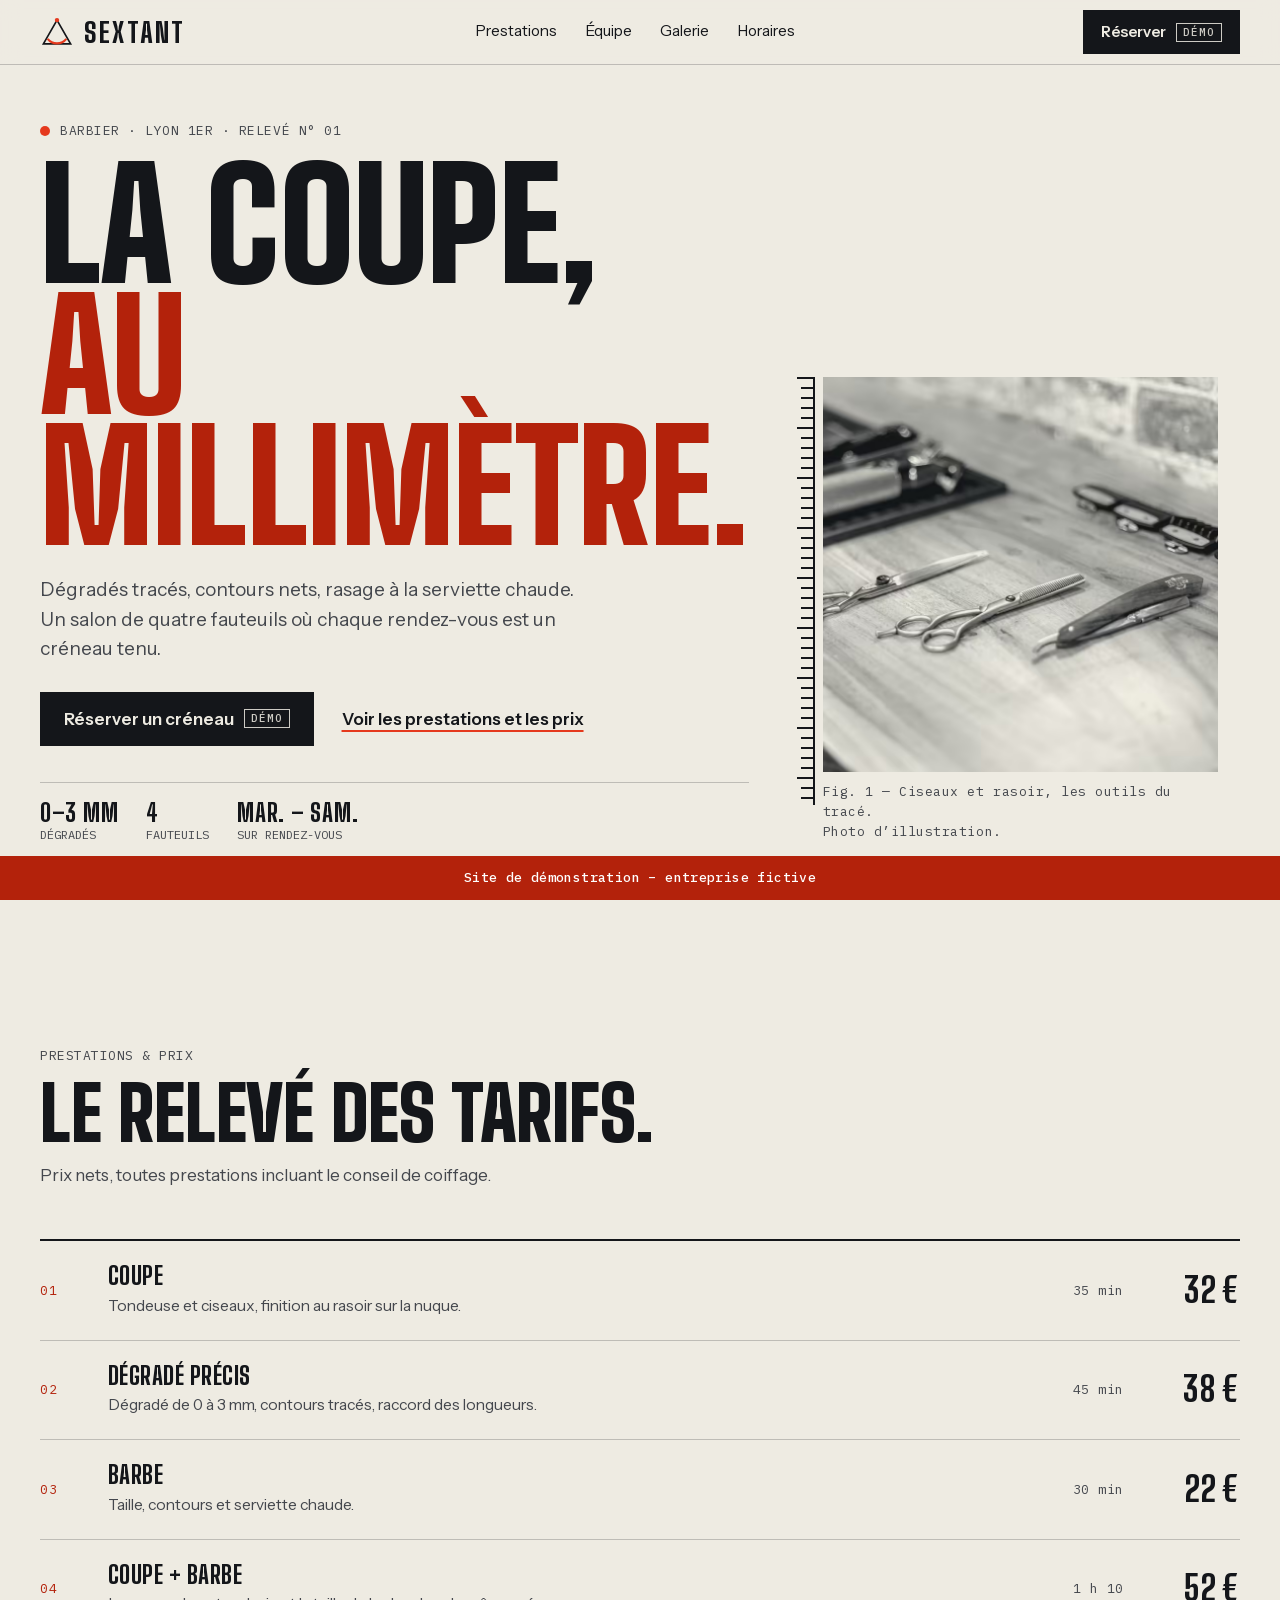
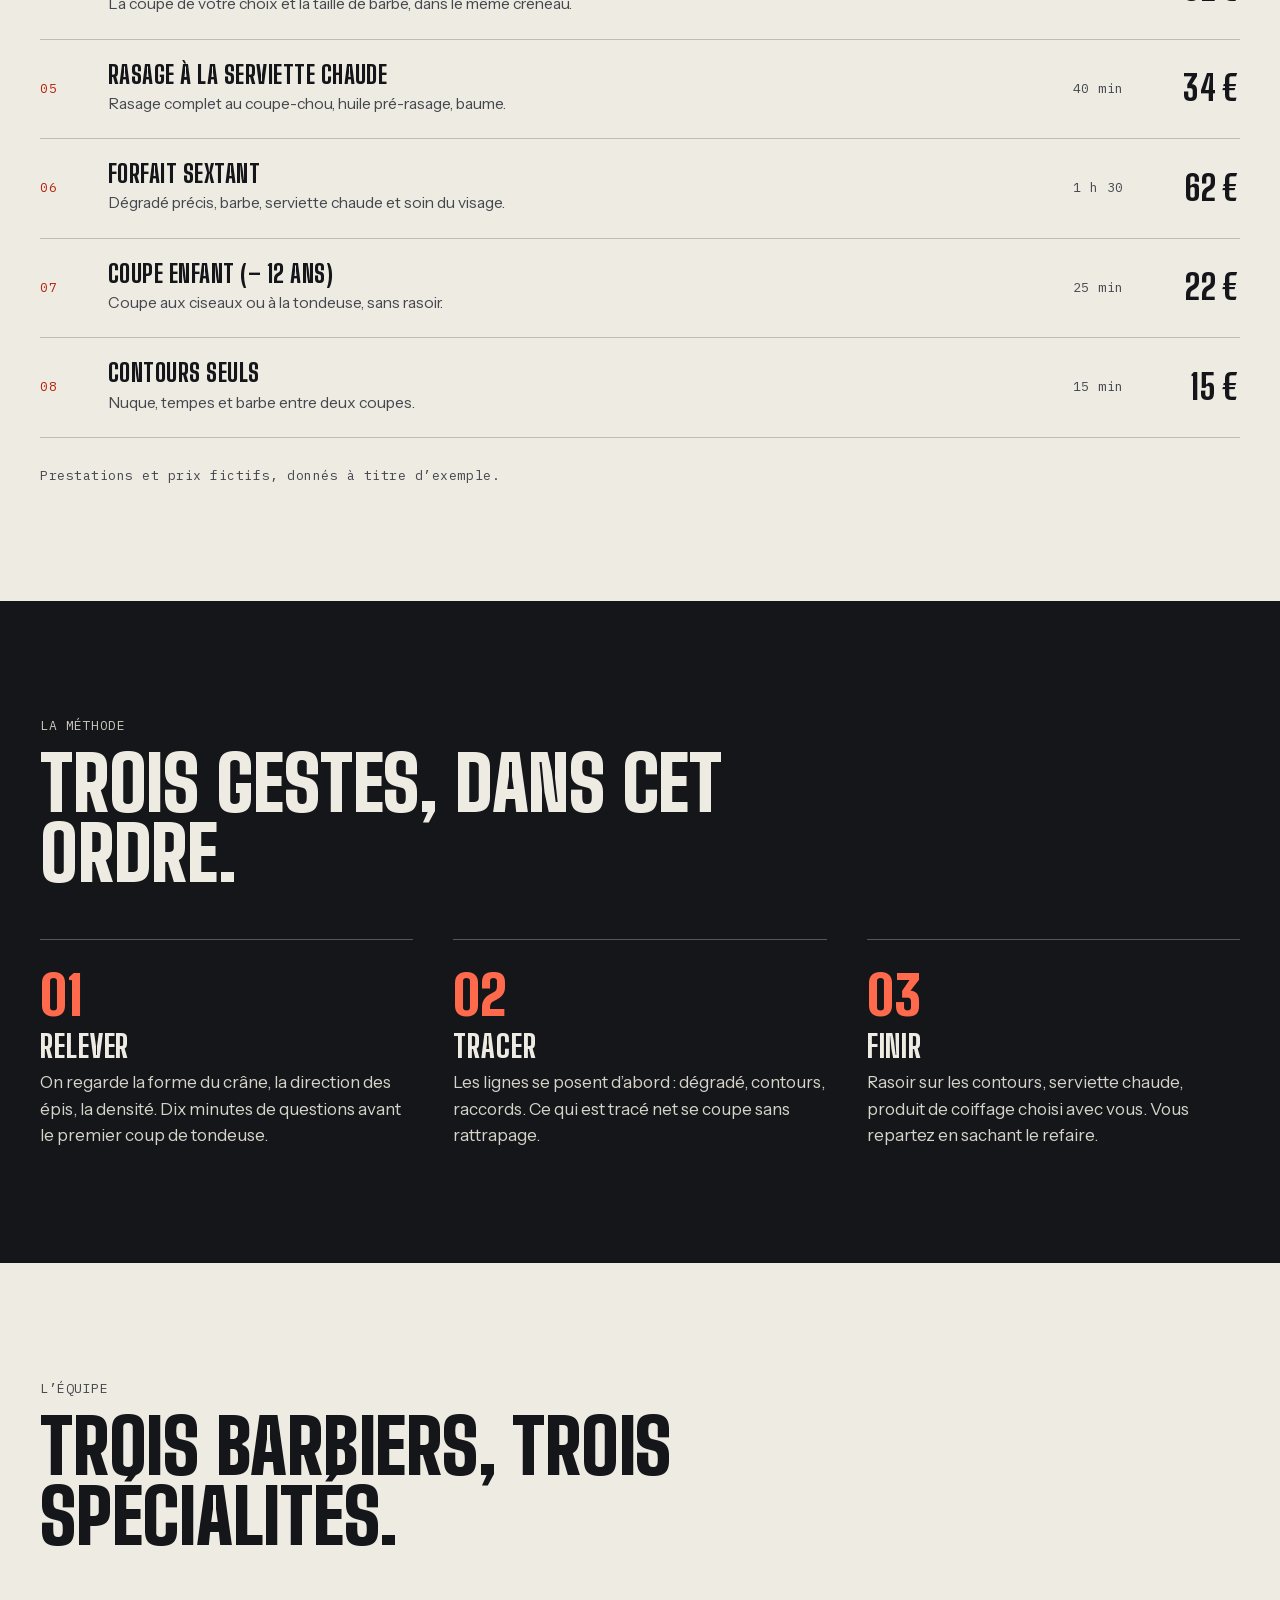
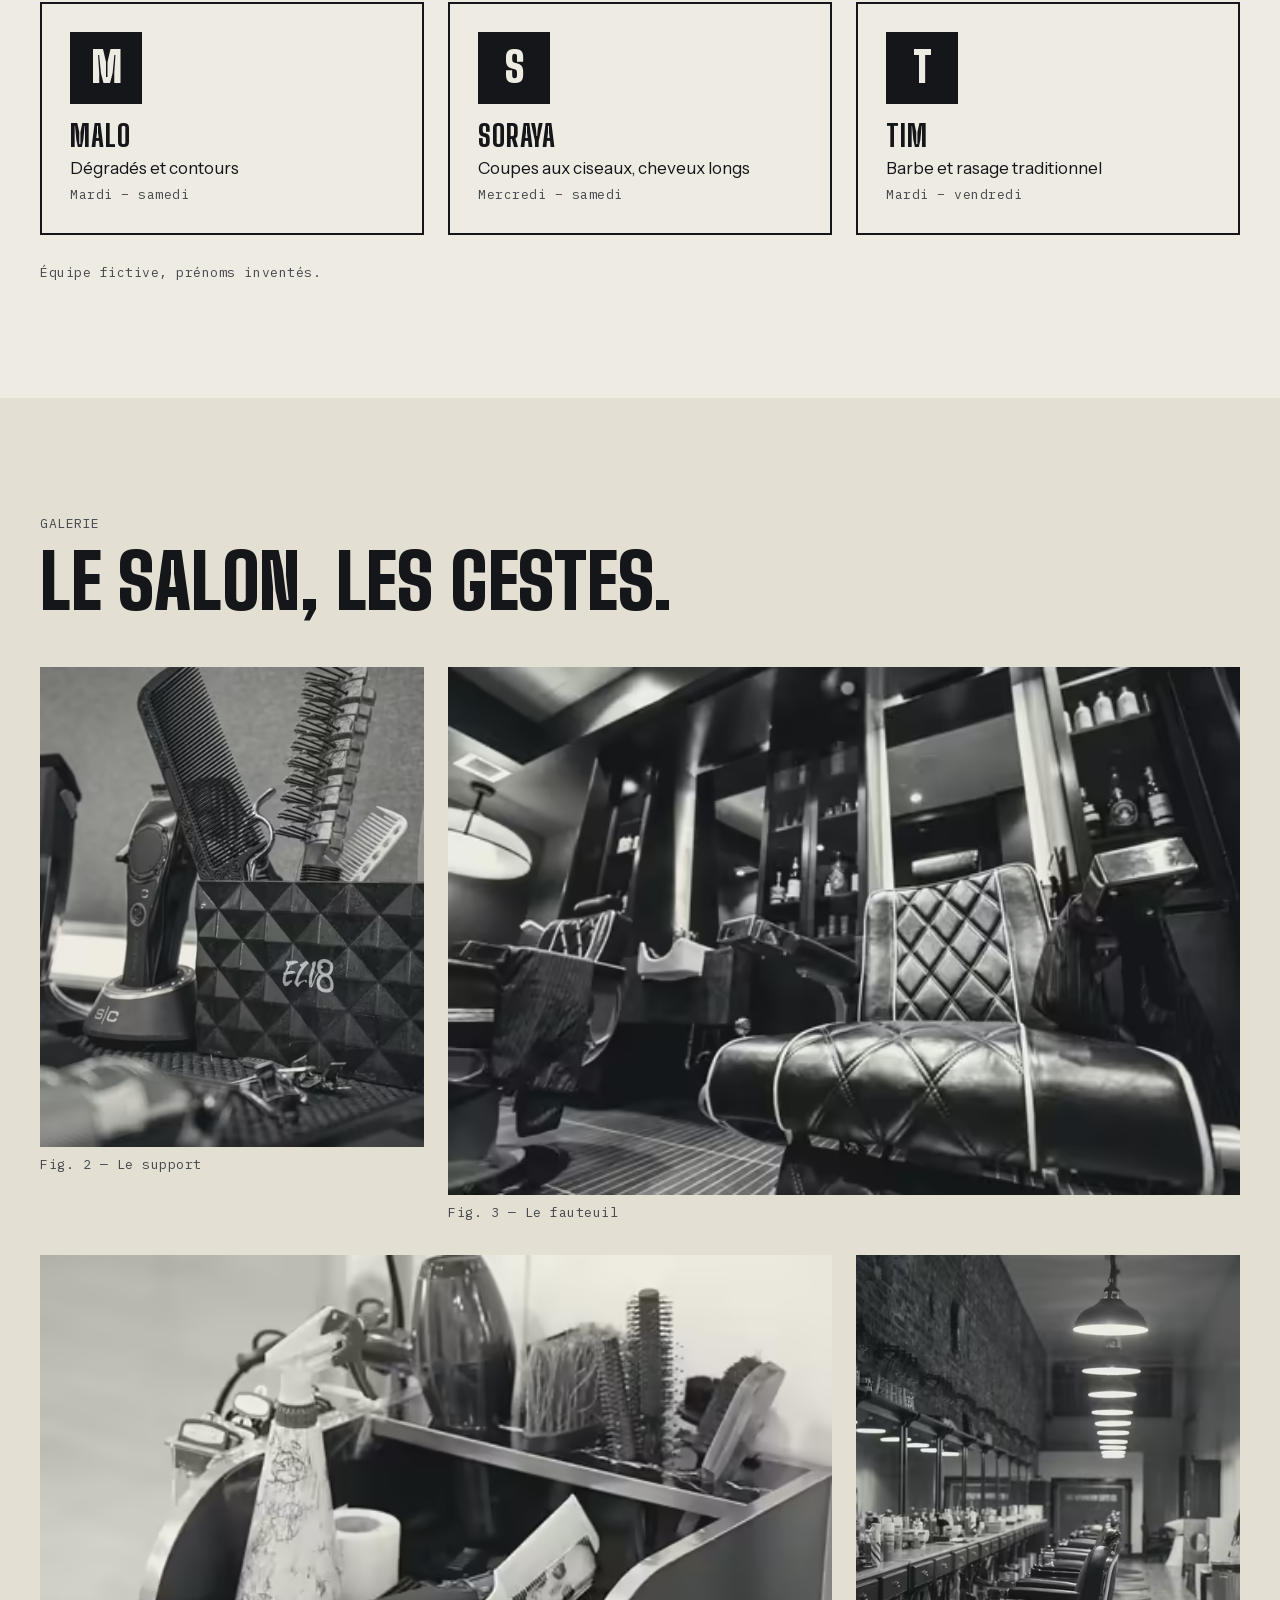
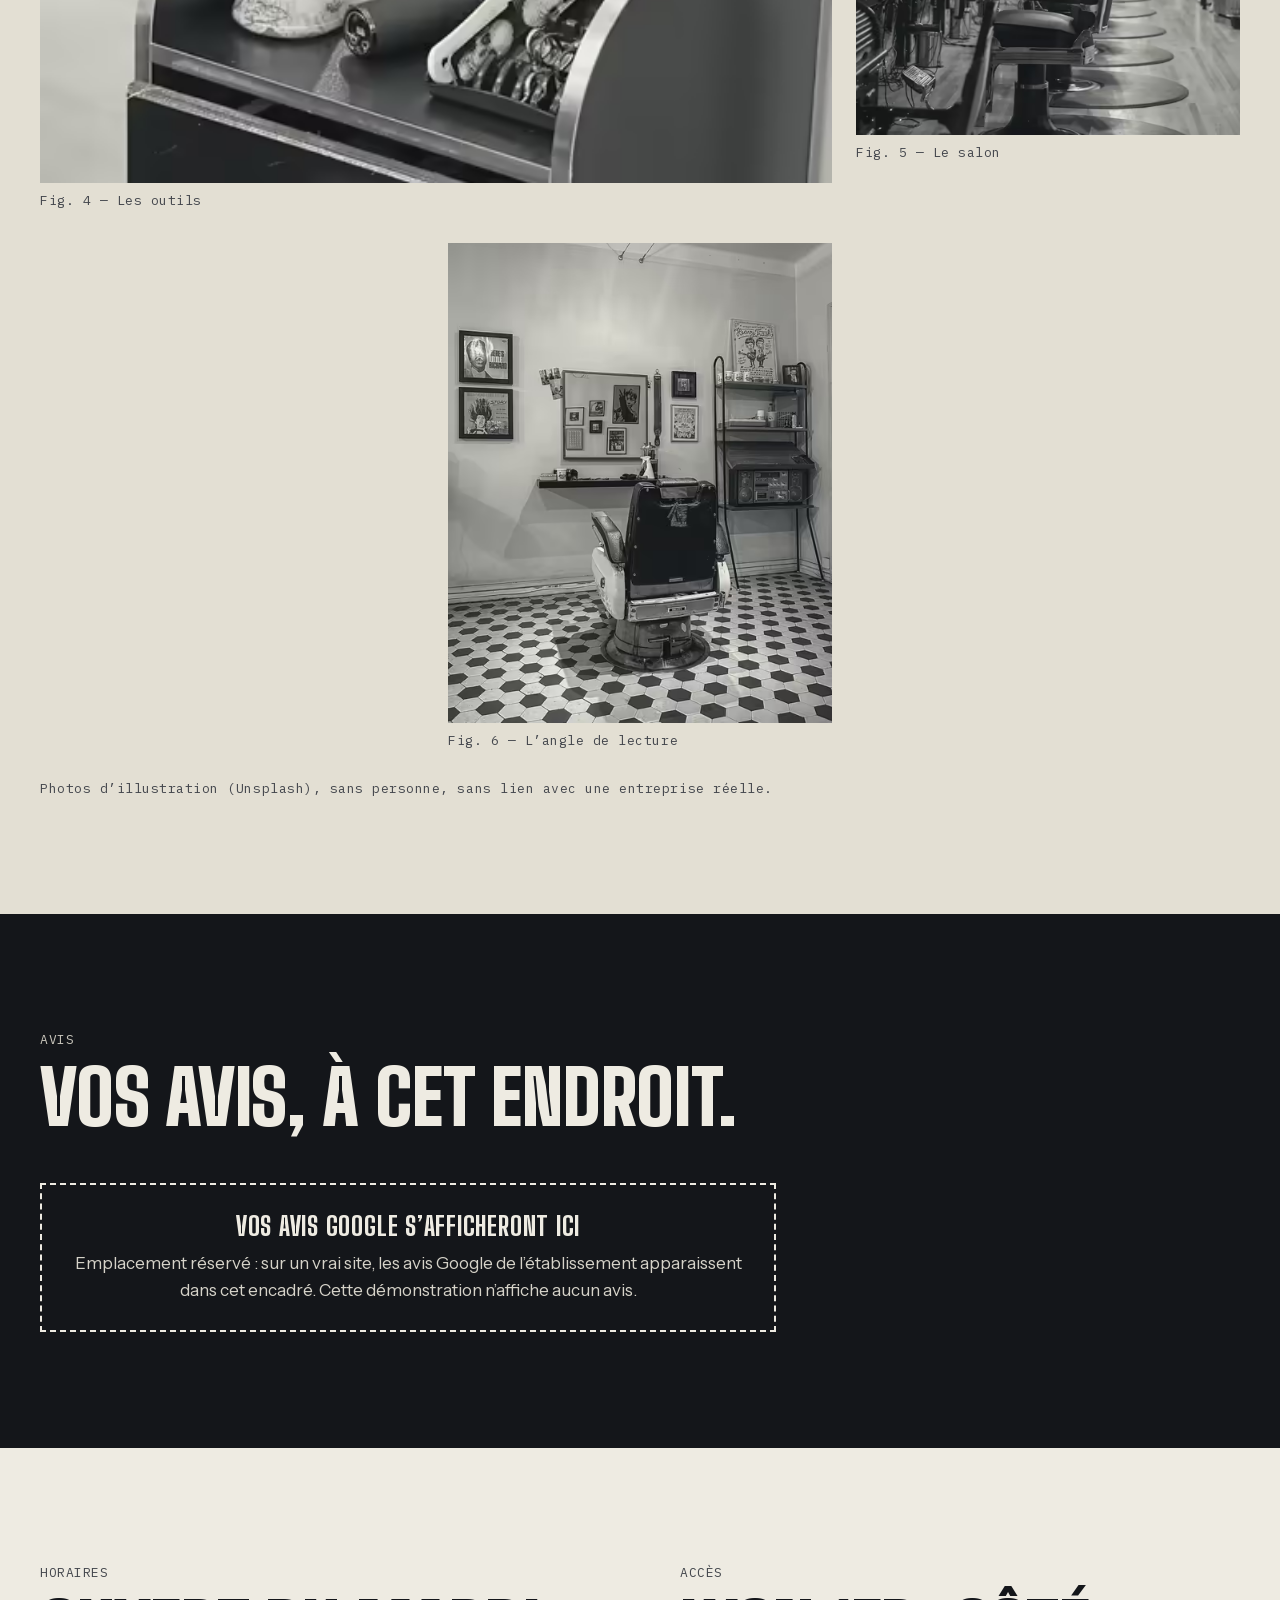
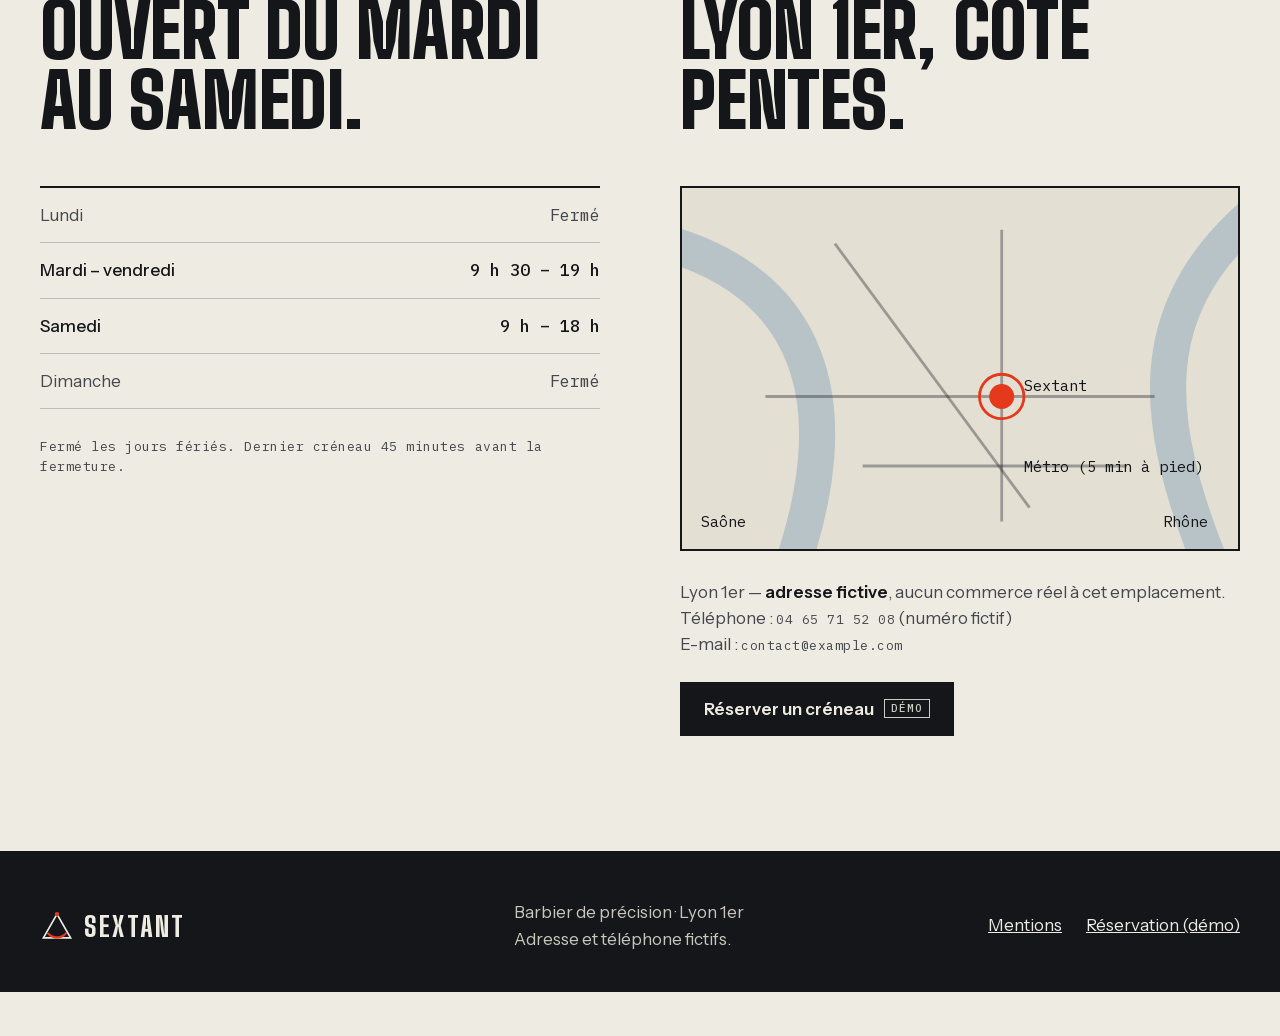
<file: index.html>
<!doctype html>
<html lang="fr">
<head>
<meta charset="utf-8">
<meta name="viewport" content="width=device-width, initial-scale=1">
<title>Sextant – Barbier de précision, Lyon 1er (site de démonstration)</title>
<meta name="description" content="Démonstration d’un site de barbier : prestations et prix, équipe, galerie, horaires, accès et réservation. Entreprise fictive.">
<meta name="robots" content="noindex, nofollow">
<meta name="color-scheme" content="light">
<meta name="theme-color" content="#EEEBE2">
<link rel="icon" href="/favicon.svg" type="image/svg+xml">
<link rel="preload" href="/fonts/BigShouldersDisplay-normal-700-900.woff2" as="font" type="font/woff2" crossorigin>
<link rel="preload" href="/fonts/InstrumentSans-normal-400-600.woff2" as="font" type="font/woff2" crossorigin>
<link rel="stylesheet" href="/style.css?v=4">
<script src="/main.js?v=4" defer></script>
</head>
<body>
<a class="skip" href="#contenu">Aller au contenu</a>
<header class="top" id="haut">
  <div class="wrap top__in">
    <a class="brand" href="/" aria-label="Sextant, accueil"><svg class="mark" viewBox="0 0 40 40" width="34" height="34" aria-hidden="true" focusable="false"><path d="M4 34 L20 6 L36 34 Z" fill="none" stroke="currentColor" stroke-width="2"/><path d="M9 28 A 14 14 0 0 0 31 28" fill="none" stroke="#E5391D" stroke-width="2.5"/><circle cx="20" cy="6" r="2.6" fill="#E5391D"/></svg><span>Sextant</span></a>
    <nav class="nav" aria-label="Navigation principale"><a href="/#prestations">Prestations</a><a href="/#equipe">Équipe</a><a href="/#galerie">Galerie</a><a href="/#horaires">Horaires</a></nav>
    <a class="btn btn--sm" href="/reservation">Réserver<span class="tag" aria-hidden="true">démo</span><span class="sr">(page de démonstration)</span></a>
  </div>
</header>
<main id="contenu">
<section class="hero" aria-labelledby="h1">
  <div class="wrap hero__grid">
    <div class="hero__txt">
      <p class="label"><span class="dot" aria-hidden="true"></span>Barbier · Lyon 1er · Relevé n° 01</p>
      <h1 id="h1">La coupe,<br><em>au millimètre.</em></h1>
      <p class="lede">Dégradés tracés, contours nets, rasage à la serviette chaude. Un salon de quatre fauteuils où chaque rendez-vous est un créneau tenu.</p>
      <div class="cta">
        <a class="btn" href="/reservation">Réserver un créneau<span class="tag" aria-hidden="true">démo</span><span class="sr">(page de démonstration)</span></a>
        <a class="link" href="#prestations">Voir les prestations et les prix</a>
      </div>
      <ul class="specs" aria-label="En bref">
        <li><b>0–3 mm</b><span>dégradés</span></li>
        <li><b>4</b><span>fauteuils</span></li>
        <li><b>mar. – sam.</b><span>sur rendez-vous</span></li>
      </ul>
    </div>
    <figure class="hero__fig">
      <div class="ruler" aria-hidden="true"></div>
      <picture><source type="image/avif" srcset="/images/hero-480.avif 480w, /images/hero-800.avif 800w, /images/hero-1000.avif 1000w" sizes="(min-width: 900px) 42vw, 92vw"><source type="image/webp" srcset="/images/hero-480.webp 480w, /images/hero-800.webp 800w, /images/hero-1000.webp 1000w" sizes="(min-width: 900px) 42vw, 92vw"><img src="/images/hero-1000.webp" width="1000" height="1000" alt="Deux paires de ciseaux et un rasoir à manche de bois posés sur une table" fetchpriority="high" decoding="async"></picture>
      <figcaption class="mono">Fig. 1 — Ciseaux et rasoir, les outils du tracé. <span>Photo d’illustration.</span></figcaption>
    </figure>
  </div>
</section>

<section class="sec" id="prestations" aria-labelledby="h-prest">
  <div class="wrap">
    <header class="sec__head reveal"><p class="label">Prestations &amp; prix</p><h2 id="h-prest">Le relevé des tarifs.</h2><p class="sec__sub">Prix nets, toutes prestations incluant le conseil de coiffage.</p></header>
    <ol class="rows">
      <li class="row reveal"><span class="row__n mono">01</span><div class="row__t"><h3>Coupe</h3><p>Tondeuse et ciseaux, finition au rasoir sur la nuque.</p></div><span class="row__time mono">35 min</span><span class="row__price">32 €</span></li>
      <li class="row reveal"><span class="row__n mono">02</span><div class="row__t"><h3>Dégradé précis</h3><p>Dégradé de 0 à 3 mm, contours tracés, raccord des longueurs.</p></div><span class="row__time mono">45 min</span><span class="row__price">38 €</span></li>
      <li class="row reveal"><span class="row__n mono">03</span><div class="row__t"><h3>Barbe</h3><p>Taille, contours et serviette chaude.</p></div><span class="row__time mono">30 min</span><span class="row__price">22 €</span></li>
      <li class="row reveal"><span class="row__n mono">04</span><div class="row__t"><h3>Coupe + barbe</h3><p>La coupe de votre choix et la taille de barbe, dans le même créneau.</p></div><span class="row__time mono">1 h 10</span><span class="row__price">52 €</span></li>
      <li class="row reveal"><span class="row__n mono">05</span><div class="row__t"><h3>Rasage à la serviette chaude</h3><p>Rasage complet au coupe-chou, huile pré-rasage, baume.</p></div><span class="row__time mono">40 min</span><span class="row__price">34 €</span></li>
      <li class="row reveal"><span class="row__n mono">06</span><div class="row__t"><h3>Forfait Sextant</h3><p>Dégradé précis, barbe, serviette chaude et soin du visage.</p></div><span class="row__time mono">1 h 30</span><span class="row__price">62 €</span></li>
      <li class="row reveal"><span class="row__n mono">07</span><div class="row__t"><h3>Coupe enfant (– 12 ans)</h3><p>Coupe aux ciseaux ou à la tondeuse, sans rasoir.</p></div><span class="row__time mono">25 min</span><span class="row__price">22 €</span></li>
      <li class="row reveal"><span class="row__n mono">08</span><div class="row__t"><h3>Contours seuls</h3><p>Nuque, tempes et barbe entre deux coupes.</p></div><span class="row__time mono">15 min</span><span class="row__price">15 €</span></li>
    </ol>
    <p class="note mono">Prestations et prix fictifs, donnés à titre d’exemple.</p>
  </div>
</section>

<section class="sec sec--ink" aria-labelledby="h-meth">
  <div class="wrap">
    <header class="sec__head reveal"><p class="label">La méthode</p><h2 id="h-meth">Trois gestes, dans cet ordre.</h2></header>
    <ol class="steps">
      <li class="step reveal"><span class="step__n">01</span><h3>Relever</h3><p>On regarde la forme du crâne, la direction des épis, la densité. Dix minutes de questions avant le premier coup de tondeuse.</p></li>
      <li class="step reveal"><span class="step__n">02</span><h3>Tracer</h3><p>Les lignes se posent d’abord : dégradé, contours, raccords. Ce qui est tracé net se coupe sans rattrapage.</p></li>
      <li class="step reveal"><span class="step__n">03</span><h3>Finir</h3><p>Rasoir sur les contours, serviette chaude, produit de coiffage choisi avec vous. Vous repartez en sachant le refaire.</p></li>
    </ol>
  </div>
</section>

<section class="sec" id="equipe" aria-labelledby="h-eq">
  <div class="wrap">
    <header class="sec__head reveal"><p class="label">L’équipe</p><h2 id="h-eq">Trois barbiers, trois spécialités.</h2></header>
    <ul class="team">
      <li class="card reveal"><span class="card__m" aria-hidden="true">M</span><h3>Malo</h3><p>Dégradés et contours</p><p class="mono">Mardi – samedi</p></li>
      <li class="card reveal"><span class="card__m" aria-hidden="true">S</span><h3>Soraya</h3><p>Coupes aux ciseaux, cheveux longs</p><p class="mono">Mercredi – samedi</p></li>
      <li class="card reveal"><span class="card__m" aria-hidden="true">T</span><h3>Tim</h3><p>Barbe et rasage traditionnel</p><p class="mono">Mardi – vendredi</p></li>
    </ul>
    <p class="note mono">Équipe fictive, prénoms inventés.</p>
  </div>
</section>

<section class="sec sec--paper2" id="galerie" aria-labelledby="h-gal">
  <div class="wrap">
    <header class="sec__head reveal"><p class="label">Galerie</p><h2 id="h-gal">Le salon, les gestes.</h2></header>
    <ul class="gal">
      <li class="gal__i gal__i--1 reveal"><figure><picture><source type="image/avif" srcset="/images/tondeuse-480.avif 480w, /images/tondeuse-800.avif 800w" sizes="(min-width: 900px) 30vw, 92vw"><source type="image/webp" srcset="/images/tondeuse-480.webp 480w, /images/tondeuse-800.webp 800w" sizes="(min-width: 900px) 30vw, 92vw"><img src="/images/tondeuse-800.webp" width="800" height="1000" alt="Tondeuse, peignes et ciseaux rangés dans un support noir" loading="lazy" decoding="async"></picture><figcaption class="mono">Fig. 2 — Le support</figcaption></figure></li>
      <li class="gal__i gal__i--2 reveal"><figure><picture><source type="image/avif" srcset="/images/fauteuil-480.avif 480w, /images/fauteuil-800.avif 800w, /images/fauteuil-1200.avif 1200w" sizes="(min-width: 900px) 30vw, 92vw"><source type="image/webp" srcset="/images/fauteuil-480.webp 480w, /images/fauteuil-800.webp 800w, /images/fauteuil-1200.webp 1200w" sizes="(min-width: 900px) 30vw, 92vw"><img src="/images/fauteuil-1200.webp" width="1200" height="800" alt="Fauteuil de barbier en cuir devant un meuble à miroir" loading="lazy" decoding="async"></picture><figcaption class="mono">Fig. 3 — Le fauteuil</figcaption></figure></li>
      <li class="gal__i gal__i--3 reveal"><figure><picture><source type="image/avif" srcset="/images/outils-480.avif 480w, /images/outils-800.avif 800w, /images/outils-1200.avif 1200w" sizes="(min-width: 900px) 30vw, 92vw"><source type="image/webp" srcset="/images/outils-480.webp 480w, /images/outils-800.webp 800w, /images/outils-1200.webp 1200w" sizes="(min-width: 900px) 30vw, 92vw"><img src="/images/outils-1200.webp" width="1200" height="800" alt="Brosses, peigne, ciseaux et vaporisateur sur un chariot noir et or" loading="lazy" decoding="async"></picture><figcaption class="mono">Fig. 4 — Les outils</figcaption></figure></li>
      <li class="gal__i gal__i--4 reveal"><figure><picture><source type="image/avif" srcset="/images/salon-480.avif 480w, /images/salon-800.avif 800w" sizes="(min-width: 900px) 30vw, 92vw"><source type="image/webp" srcset="/images/salon-480.webp 480w, /images/salon-800.webp 800w" sizes="(min-width: 900px) 30vw, 92vw"><img src="/images/salon-800.webp" width="800" height="1000" alt="Rangée de fauteuils de barbier sous des suspensions" loading="lazy" decoding="async"></picture><figcaption class="mono">Fig. 5 — Le salon</figcaption></figure></li>
      <li class="gal__i gal__i--5 reveal"><figure><picture><source type="image/avif" srcset="/images/chaise-480.avif 480w, /images/chaise-800.avif 800w" sizes="(min-width: 900px) 30vw, 92vw"><source type="image/webp" srcset="/images/chaise-480.webp 480w, /images/chaise-800.webp 800w" sizes="(min-width: 900px) 30vw, 92vw"><img src="/images/chaise-800.webp" width="800" height="1000" alt="Fauteuil de barbier devant un mur de cadres et des carreaux rouges et blancs" loading="lazy" decoding="async"></picture><figcaption class="mono">Fig. 6 — L’angle de lecture</figcaption></figure></li>
    </ul>
    <p class="note mono">Photos d’illustration (Unsplash), sans personne, sans lien avec une entreprise réelle.</p>
  </div>
</section>

<section class="sec sec--ink" id="avis" aria-labelledby="h-avis">
  <div class="wrap">
    <header class="sec__head reveal"><p class="label">Avis</p><h2 id="h-avis">Vos avis, à cet endroit.</h2></header>
    <div class="gblock reveal"><b>Vos avis Google s’afficheront ici</b><span>Emplacement réservé : sur un vrai site, les avis Google de l’établissement apparaissent dans cet encadré. Cette démonstration n’affiche aucun avis.</span></div>
  </div>
</section>

<section class="sec" id="horaires" aria-labelledby="h-hor">
  <div class="wrap two">
    <div class="reveal">
      <header class="sec__head"><p class="label">Horaires</p><h2 id="h-hor">Ouvert du mardi au samedi.</h2></header>
      <table class="hours"><caption class="sr">Horaires d’ouverture</caption><tbody>
        <tr class="off"><th scope="row">Lundi</th><td>Fermé</td></tr>
        <tr><th scope="row">Mardi – vendredi</th><td>9 h 30 – 19 h</td></tr>
        <tr><th scope="row">Samedi</th><td>9 h – 18 h</td></tr>
        <tr class="off"><th scope="row">Dimanche</th><td>Fermé</td></tr>
      </tbody></table>
      <p class="note mono">Fermé les jours fériés. Dernier créneau 45 minutes avant la fermeture.</p>
    </div>
    <div class="reveal" id="acces">
      <header class="sec__head"><p class="label">Accès</p><h2>Lyon 1er, côté pentes.</h2></header>
      <svg class="plan" viewBox="0 0 400 260" role="img" aria-label="Plan schématique : le salon se situe entre la Saône à gauche et le Rhône à droite, près d’une station de métro">
        <rect width="400" height="260" fill="#E3DFD3"/>
        <path d="M-10 40 C 90 70, 120 150, 80 270" fill="none" stroke="#B7C3C6" stroke-width="26"/>
        <path d="M410 20 C 330 90, 340 170, 380 270" fill="none" stroke="#B7C3C6" stroke-width="26"/>
        <g stroke="#14161A" stroke-opacity=".35" stroke-width="2" fill="none"><path d="M60 150 H340"/><path d="M110 40 L250 230"/><path d="M230 30 V240"/><path d="M130 200 H320"/></g>
        <circle cx="230" cy="150" r="9" fill="#E5391D"/><circle cx="230" cy="150" r="16" fill="none" stroke="#E5391D" stroke-width="2"/>
        <g fill="#14161A" font-family="IBM Plex Mono, monospace" font-size="11"><text x="14" y="244">Saône</text><text x="346" y="244">Rhône</text><text x="246" y="146">Sextant</text><text x="246" y="204">Métro (5 min à pied)</text></g>
      </svg>
      <p class="addr">Lyon 1er — <b>adresse fictive</b>, aucun commerce réel à cet emplacement.<br>Téléphone : <span class="mono">04 65 71 52 08</span> (numéro fictif)<br>E-mail : <span class="mono">contact@example.com</span></p>
      <a class="btn" href="/reservation">Réserver un créneau<span class="tag" aria-hidden="true">démo</span><span class="sr">(page de démonstration)</span></a>
    </div>
  </div>
</section>
</main>
<footer class="foot">
  <div class="wrap foot__in">
    <p class="foot__brand"><svg class="mark" viewBox="0 0 40 40" width="34" height="34" aria-hidden="true" focusable="false"><path d="M4 34 L20 6 L36 34 Z" fill="none" stroke="currentColor" stroke-width="2"/><path d="M9 28 A 14 14 0 0 0 31 28" fill="none" stroke="#E5391D" stroke-width="2.5"/><circle cx="20" cy="6" r="2.6" fill="#E5391D"/></svg><span>Sextant</span></p>
    <p class="foot__txt">Barbier de précision · Lyon 1er<br>Adresse et téléphone fictifs.</p>
    <nav aria-label="Informations"><a href="/mentions">Mentions</a><a href="/reservation">Réservation (démo)</a></nav>
  </div>
</footer>
<p class="demo-banner" role="note">Site de démonstration – entreprise fictive</p>
</body>
</html>
</file>
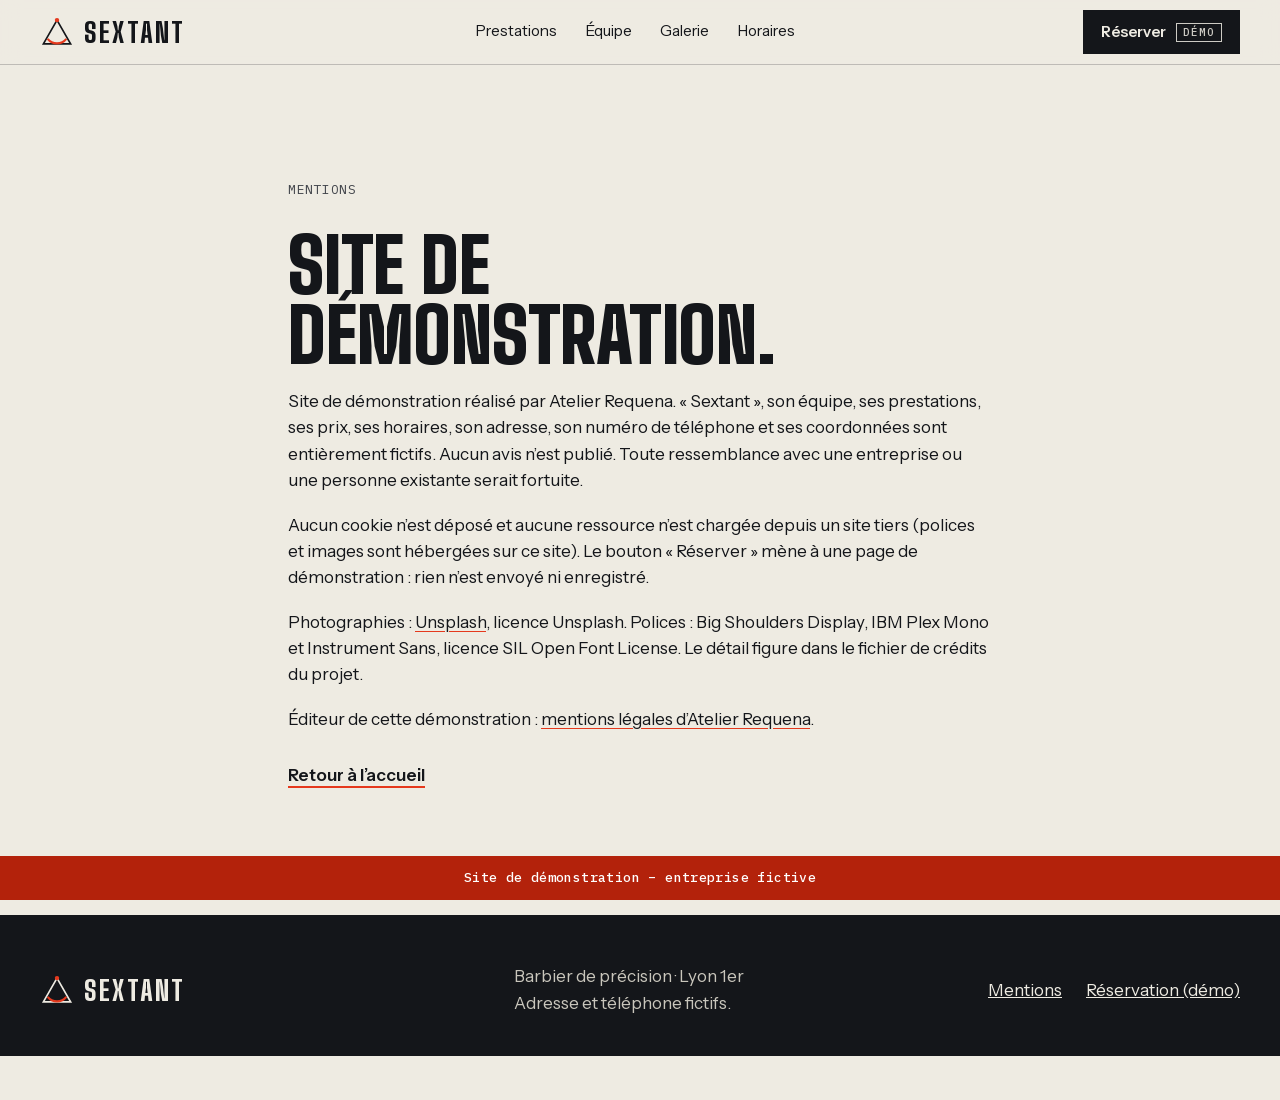
<file: mentions.html>
<!doctype html>
<html lang="fr">
<head>
<meta charset="utf-8">
<meta name="viewport" content="width=device-width, initial-scale=1">
<title>Mentions – Site de démonstration | Sextant</title>
<meta name="description" content="Mentions du site de démonstration Sextant, réalisé par Atelier Requena.">
<meta name="robots" content="noindex, nofollow">
<meta name="color-scheme" content="light">
<meta name="theme-color" content="#EEEBE2">
<link rel="icon" href="/favicon.svg" type="image/svg+xml">
<link rel="preload" href="/fonts/BigShouldersDisplay-normal-700-900.woff2" as="font" type="font/woff2" crossorigin>
<link rel="preload" href="/fonts/InstrumentSans-normal-400-600.woff2" as="font" type="font/woff2" crossorigin>
<link rel="stylesheet" href="/style.css?v=4">
<script src="/main.js?v=4" defer></script>
</head>
<body>
<a class="skip" href="#contenu">Aller au contenu</a>
<header class="top" id="haut">
  <div class="wrap top__in">
    <a class="brand" href="/" aria-label="Sextant, accueil"><svg class="mark" viewBox="0 0 40 40" width="34" height="34" aria-hidden="true" focusable="false"><path d="M4 34 L20 6 L36 34 Z" fill="none" stroke="currentColor" stroke-width="2"/><path d="M9 28 A 14 14 0 0 0 31 28" fill="none" stroke="#E5391D" stroke-width="2.5"/><circle cx="20" cy="6" r="2.6" fill="#E5391D"/></svg><span>Sextant</span></a>
    <nav class="nav" aria-label="Navigation principale"><a href="/#prestations">Prestations</a><a href="/#equipe">Équipe</a><a href="/#galerie">Galerie</a><a href="/#horaires">Horaires</a></nav>
    <a class="btn btn--sm" href="/reservation">Réserver<span class="tag" aria-hidden="true">démo</span><span class="sr">(page de démonstration)</span></a>
  </div>
</header>
<main id="contenu">
<section class="sec"><div class="wrap prose">
  <p class="label">Mentions</p>
  <h1 class="h1s">Site de démonstration.</h1>
  <p>Site de démonstration réalisé par Atelier Requena. « Sextant », son équipe, ses prestations, ses prix, ses horaires, son adresse, son numéro de téléphone et ses coordonnées sont entièrement fictifs. Aucun avis n’est publié. Toute ressemblance avec une entreprise ou une personne existante serait fortuite.</p>
  <p>Aucun cookie n’est déposé et aucune ressource n’est chargée depuis un site tiers (polices et images sont hébergées sur ce site). Le bouton « Réserver » mène à une page de démonstration : rien n’est envoyé ni enregistré.</p>
  <p>Photographies : <a href="https://unsplash.com" rel="noopener">Unsplash</a>, licence Unsplash. Polices : Big Shoulders Display, IBM Plex Mono et Instrument Sans, licence SIL Open Font License. Le détail figure dans le fichier de crédits du projet.</p>
  <p>Éditeur de cette démonstration : <a href="https://www.atelier-requena.fr/mentions-legales" rel="noopener">mentions légales d’Atelier Requena</a>.</p>
  <p><a class="link" href="/">Retour à l’accueil</a></p>
</div></section>
</main>
<footer class="foot">
  <div class="wrap foot__in">
    <p class="foot__brand"><svg class="mark" viewBox="0 0 40 40" width="34" height="34" aria-hidden="true" focusable="false"><path d="M4 34 L20 6 L36 34 Z" fill="none" stroke="currentColor" stroke-width="2"/><path d="M9 28 A 14 14 0 0 0 31 28" fill="none" stroke="#E5391D" stroke-width="2.5"/><circle cx="20" cy="6" r="2.6" fill="#E5391D"/></svg><span>Sextant</span></p>
    <p class="foot__txt">Barbier de précision · Lyon 1er<br>Adresse et téléphone fictifs.</p>
    <nav aria-label="Informations"><a href="/mentions">Mentions</a><a href="/reservation">Réservation (démo)</a></nav>
  </div>
</footer>
<p class="demo-banner" role="note">Site de démonstration – entreprise fictive</p>
</body>
</html>
</file>
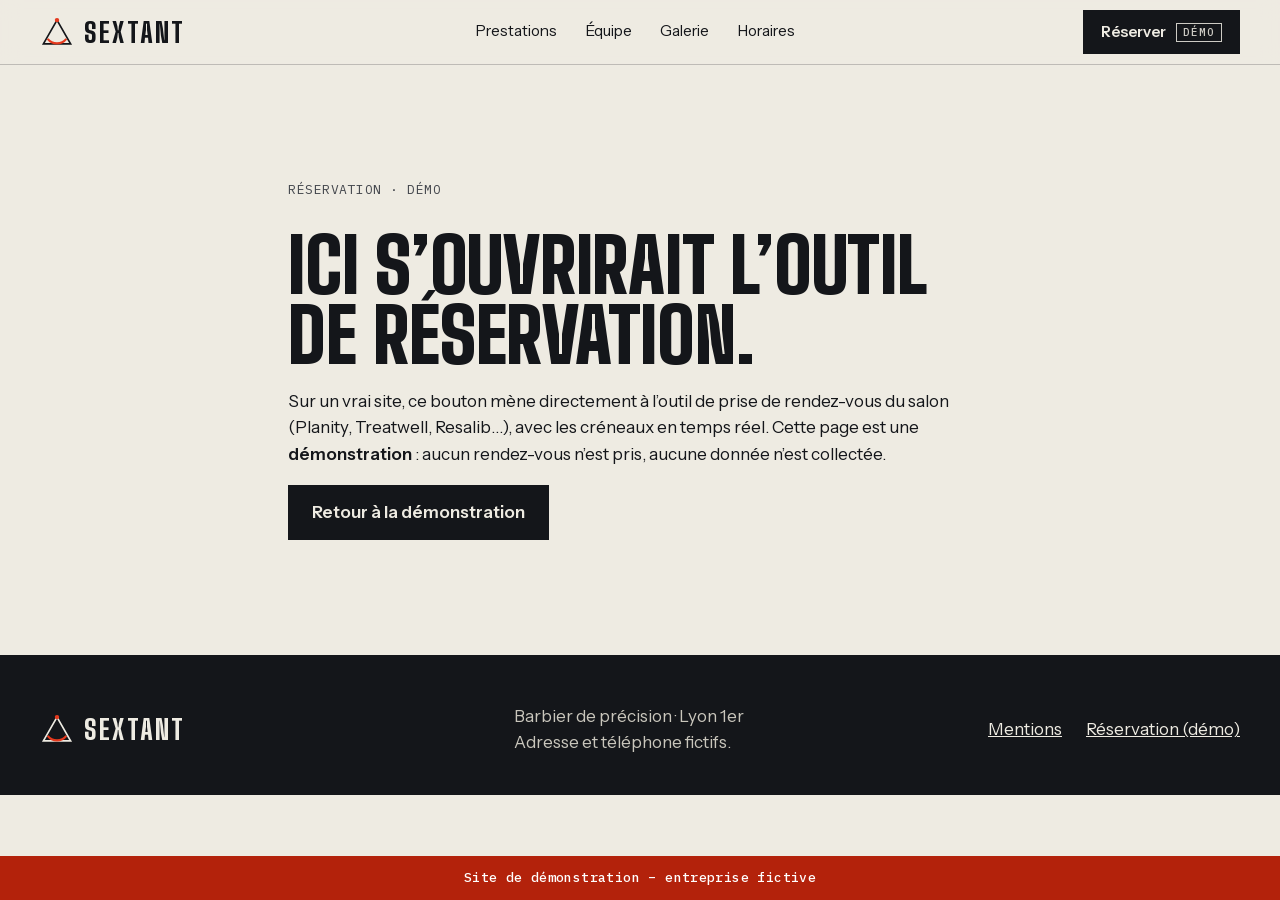
<file: reservation.html>
<!doctype html>
<html lang="fr">
<head>
<meta charset="utf-8">
<meta name="viewport" content="width=device-width, initial-scale=1">
<title>Réservation (démonstration) | Sextant</title>
<meta name="description" content="Page de réservation de démonstration : rien n’est envoyé.">
<meta name="robots" content="noindex, nofollow">
<meta name="color-scheme" content="light">
<meta name="theme-color" content="#EEEBE2">
<link rel="icon" href="/favicon.svg" type="image/svg+xml">
<link rel="preload" href="/fonts/BigShouldersDisplay-normal-700-900.woff2" as="font" type="font/woff2" crossorigin>
<link rel="preload" href="/fonts/InstrumentSans-normal-400-600.woff2" as="font" type="font/woff2" crossorigin>
<link rel="stylesheet" href="/style.css?v=4">
<script src="/main.js?v=4" defer></script>
</head>
<body>
<a class="skip" href="#contenu">Aller au contenu</a>
<header class="top" id="haut">
  <div class="wrap top__in">
    <a class="brand" href="/" aria-label="Sextant, accueil"><svg class="mark" viewBox="0 0 40 40" width="34" height="34" aria-hidden="true" focusable="false"><path d="M4 34 L20 6 L36 34 Z" fill="none" stroke="currentColor" stroke-width="2"/><path d="M9 28 A 14 14 0 0 0 31 28" fill="none" stroke="#E5391D" stroke-width="2.5"/><circle cx="20" cy="6" r="2.6" fill="#E5391D"/></svg><span>Sextant</span></a>
    <nav class="nav" aria-label="Navigation principale"><a href="/#prestations">Prestations</a><a href="/#equipe">Équipe</a><a href="/#galerie">Galerie</a><a href="/#horaires">Horaires</a></nav>
    <a class="btn btn--sm" href="/reservation">Réserver<span class="tag" aria-hidden="true">démo</span><span class="sr">(page de démonstration)</span></a>
  </div>
</header>
<main id="contenu">
<section class="sec"><div class="wrap prose">
  <p class="label">Réservation · démo</p>
  <h1 class="h1s">Ici s’ouvrirait l’outil de réservation.</h1>
  <p>Sur un vrai site, ce bouton mène directement à l’outil de prise de rendez-vous du salon (Planity, Treatwell, Resalib…), avec les créneaux en temps réel. Cette page est une <b>démonstration</b> : aucun rendez-vous n’est pris, aucune donnée n’est collectée.</p>
  <p><a class="btn" href="/">Retour à la démonstration</a></p>
</div></section>
</main>
<footer class="foot">
  <div class="wrap foot__in">
    <p class="foot__brand"><svg class="mark" viewBox="0 0 40 40" width="34" height="34" aria-hidden="true" focusable="false"><path d="M4 34 L20 6 L36 34 Z" fill="none" stroke="currentColor" stroke-width="2"/><path d="M9 28 A 14 14 0 0 0 31 28" fill="none" stroke="#E5391D" stroke-width="2.5"/><circle cx="20" cy="6" r="2.6" fill="#E5391D"/></svg><span>Sextant</span></p>
    <p class="foot__txt">Barbier de précision · Lyon 1er<br>Adresse et téléphone fictifs.</p>
    <nav aria-label="Informations"><a href="/mentions">Mentions</a><a href="/reservation">Réservation (démo)</a></nav>
  </div>
</footer>
<p class="demo-banner" role="note">Site de démonstration – entreprise fictive</p>
</body>
</html>
</file>
<file: style.css>
/* Sextant — démonstration (barbier fictif). Direction artistique « relevé de précision » :
   papier gris chaud, encre, un seul signal vermillon, titres condensés, repères en mono. */
@font-face { font-family: "Big Shoulders Display"; src: url("/fonts/BigShouldersDisplay-normal-700-900.woff2") format("woff2"); font-weight: 700 900; font-display: swap; }
@font-face { font-family: "Instrument Sans"; src: url("/fonts/InstrumentSans-normal-400-600.woff2") format("woff2"); font-weight: 400 600; font-display: swap; }
@font-face { font-family: "IBM Plex Mono"; src: url("/fonts/IBMPlexMono-normal-400.woff2") format("woff2"); font-weight: 400; font-display: swap; }
@font-face { font-family: "IBM Plex Mono"; src: url("/fonts/IBMPlexMono-normal-500.woff2") format("woff2"); font-weight: 500; font-display: swap; }

:root {
  --paper: #EEEBE2; --paper-2: #E3DFD3; --ink: #14161A; --ink-2: #44474D;
  --signal: #E5391D;        /* aplats et tracés : jamais pour du petit texte sur papier */
  --signal-text: #B3220B;   /* texte sur papier : contraste mesuré ≥ 4,5:1 */
  --signal-on-ink: #FF6A4D; /* texte sur encre */
  --rule: rgba(20, 22, 26, .22);
  --display: "Big Shoulders Display", "Arial Narrow", Impact, sans-serif;
  --body: "Instrument Sans", system-ui, -apple-system, "Segoe UI", sans-serif;
  --mono: "IBM Plex Mono", ui-monospace, "SF Mono", Menlo, monospace;
  --ease: cubic-bezier(.16, 1, .3, 1);
  --gut: 20px; --bar: 44px;
}
*, *::before, *::after { box-sizing: border-box; }
html { -webkit-text-size-adjust: 100%; scroll-behavior: smooth; scroll-padding-top: 76px; }
body { margin: 0; padding-bottom: var(--bar); background: var(--paper); color: var(--ink); font: 400 1.0625rem/1.55 var(--body); }
img { display: block; max-width: 100%; height: auto; }
h1, h2, h3, p, ul, ol, figure, blockquote { margin: 0; }
ul, ol { padding: 0; list-style: none; }
a { color: inherit; }
:focus-visible { outline: 3px solid var(--signal); outline-offset: 3px; }
.sr { position: absolute; width: 1px; height: 1px; overflow: hidden; clip-path: inset(50%); white-space: nowrap; }
.skip { position: absolute; left: 12px; top: -60px; z-index: 100; padding: 10px 14px; background: var(--ink); color: var(--paper); }
.skip:focus { top: 12px; }
.wrap { width: min(100% - 2 * var(--gut), 1200px); margin-inline: auto; }
.mono, .label { font-family: var(--mono); font-size: .8125rem; letter-spacing: .04em; }
.label { text-transform: uppercase; color: var(--ink-2); display: flex; align-items: center; gap: 10px; }
.dot { width: 10px; height: 10px; border-radius: 50%; background: var(--signal); flex: none; }
sup { font-size: .6em; line-height: 0; }

/* En-tête */
.top { position: sticky; top: 0; z-index: 50; background: rgba(238, 235, 226, .94); border-bottom: 1px solid var(--rule); }
@supports (backdrop-filter: blur(8px)) { .top { background: rgba(238, 235, 226, .82); backdrop-filter: blur(10px); } }
.top__in { display: flex; align-items: center; justify-content: space-between; gap: 16px; min-height: 64px; }
.brand { display: inline-flex; align-items: center; gap: 10px; text-decoration: none; font: 800 1.75rem/1 var(--display); letter-spacing: .08em; text-transform: uppercase; }
.mark { flex: none; }
.nav { display: none; gap: 28px; font-size: .95rem; }
.nav a { text-decoration: none; padding: 8px 0; border-bottom: 2px solid transparent; }
.nav a:hover { border-color: var(--signal); }
@media (min-width: 860px) { .nav { display: flex; } }

/* Boutons */
.btn { display: inline-flex; align-items: center; gap: 10px; min-height: 48px; padding: 12px 22px; background: var(--ink); color: var(--paper); text-decoration: none; font-weight: 600; border: 2px solid var(--ink); transition: background .2s var(--ease), color .2s var(--ease), transform .2s var(--ease); }
.btn:hover { background: var(--signal); border-color: var(--signal); color: #fff; }
.btn:active { transform: translateY(1px); }
.btn--sm { min-height: 44px; padding: 8px 16px; font-size: .95rem; }
.tag { font: 500 .6875rem/1 var(--mono); text-transform: uppercase; letter-spacing: .08em; padding: 3px 6px; border: 1px solid currentColor; opacity: .85; }
.link { display: inline-block; padding: 12px 0; font-weight: 600; text-decoration: underline; text-decoration-thickness: 2px; text-underline-offset: 5px; text-decoration-color: var(--signal); }

/* Premier écran */
.hero { padding-block: 32px 56px; }
.hero__grid { display: grid; gap: 36px; }
.hero h1 { margin-top: 18px; font: 900 clamp(3.6rem, 17vw, 9.5rem)/.86 var(--display); letter-spacing: -.005em; text-transform: uppercase; }
.hero h1 em { font-style: normal; color: var(--signal-text); }
.lede { margin-top: 24px; max-width: 34rem; font-size: 1.1875rem; color: var(--ink-2); }
.cta { margin-top: 28px; display: flex; flex-wrap: wrap; align-items: center; gap: 8px 28px; }
.specs { margin-top: 36px; display: grid; grid-template-columns: repeat(3, auto); justify-content: start; gap: 0 28px; padding-top: 18px; border-top: 1px solid var(--rule); }
.specs li { display: grid; gap: 2px; }
.specs b { font: 800 1.5rem/1 var(--display); letter-spacing: .03em; text-transform: uppercase; }
.specs span { font: .75rem/1.3 var(--mono); color: var(--ink-2); text-transform: uppercase; }
.hero__fig { position: relative; padding-left: 26px; }
.hero__fig img { width: 100%; aspect-ratio: 1 / 1; object-fit: cover; background: var(--ink); }
.hero__fig figcaption { margin-top: 10px; color: var(--ink-2); }
.hero__fig figcaption span { display: block; }
.ruler { position: absolute; left: 0; top: 0; bottom: 38px; width: 18px; border-right: 2px solid var(--ink);
  background: repeating-linear-gradient(to bottom, var(--ink) 0 2px, transparent 2px 10px) right 0 / 12px 100% no-repeat,
              repeating-linear-gradient(to bottom, var(--ink) 0 2px, transparent 2px 50px) right 0 / 18px 100% no-repeat; }
@media (min-width: 900px) {
  .hero { padding-block: 56px 88px; }
  .hero__grid { grid-template-columns: 1.05fr .95fr; align-items: end; gap: 48px; }
}

/* Sections */
.sec { padding-block: clamp(64px, 9vw, 128px); }
.sec--ink { background: var(--ink); color: var(--paper); }
.sec--ink .label, .sec--ink .sec__sub { color: #C9C6BC; }
.sec--paper2 { background: var(--paper-2); }
.sec__head { margin-bottom: clamp(28px, 4vw, 52px); max-width: 44rem; }
.sec__head h2, .h1s { margin-top: 12px; font: 900 clamp(2.4rem, 7vw, 4.75rem)/.92 var(--display); text-transform: uppercase; letter-spacing: -.003em; }
.sec__sub { margin-top: 14px; color: var(--ink-2); }
.note { margin-top: 28px; color: var(--ink-2); }
.sec--ink .note { color: #C9C6BC; }

/* Prestations */
.rows { border-top: 2px solid var(--ink); }
.row { display: grid; grid-template-columns: 2.4rem 1fr auto; gap: 4px 12px; align-items: baseline; padding: 18px 0; border-bottom: 1px solid var(--rule); }
.row__n { color: var(--signal-text); }
.row__t h3 { font: 800 1.5rem/1.1 var(--display); text-transform: uppercase; letter-spacing: .02em; }
.row__t p { margin-top: 4px; color: var(--ink-2); max-width: 36rem; font-size: .975rem; }
.row__time { grid-column: 2; color: var(--ink-2); }
.row__price { grid-column: 3; grid-row: 1 / span 2; align-self: start; font: 800 1.9rem/1 var(--display); letter-spacing: .02em; }
@media (min-width: 760px) {
  .row { grid-template-columns: 3rem 1fr 6rem 6rem; gap: 20px; align-items: center; padding: 22px 0; }
  .row__time { grid-column: auto; text-align: right; }
  .row__price { grid-column: auto; grid-row: auto; text-align: right; align-self: center; font-size: 2.1rem; }
}

/* Méthode */
.steps { display: grid; gap: 0; border-top: 1px solid rgba(238, 235, 226, .3); }
.step { padding: 28px 0; border-bottom: 1px solid rgba(238, 235, 226, .3); display: grid; gap: 8px 24px; }
.step__n { font: 900 3.4rem/1 var(--display); color: var(--signal-on-ink); }
.step h3 { font: 800 1.9rem/1 var(--display); text-transform: uppercase; letter-spacing: .03em; }
.step p { max-width: 32rem; color: #D6D3C9; }
@media (min-width: 860px) { .steps { grid-template-columns: repeat(3, 1fr); border-top: 0; gap: 40px; } .step { border: 0; border-top: 1px solid rgba(238, 235, 226, .3); padding: 28px 0 0; } }

/* Équipe */
.team { display: grid; gap: 16px; }
.card { display: grid; grid-template-columns: auto 1fr; gap: 4px 20px; align-items: center; padding: 22px; border: 2px solid var(--ink); background: var(--paper); }
.card__m { grid-row: span 3; display: grid; place-items: center; width: 72px; height: 72px; background: var(--ink); color: var(--paper); font: 900 2.6rem/1 var(--display); }
.card h3 { font: 800 1.8rem/1 var(--display); text-transform: uppercase; letter-spacing: .03em; }
.card .mono { color: var(--ink-2); }
@media (min-width: 760px) { .team { grid-template-columns: repeat(3, 1fr); gap: 24px; } .card { grid-template-columns: 1fr; padding: 28px; } .card__m { grid-row: auto; margin-bottom: 14px; } }

/* Galerie */
.gal { display: grid; gap: 28px; grid-template-columns: 1fr; }
.gal figure img { width: 100%; background: var(--ink); object-fit: cover; }
.gal__i--1 img, .gal__i--4 img, .gal__i--5 img { aspect-ratio: 4 / 5; }
.gal__i--2 img, .gal__i--3 img { aspect-ratio: 3 / 2; }
.gal figcaption { margin-top: 8px; color: var(--ink-2); }
@media (min-width: 760px) {
  .gal { grid-template-columns: repeat(6, 1fr); gap: 32px 24px; align-items: start; }
  .gal__i--1 { grid-column: 1 / 3; } .gal__i--2 { grid-column: 3 / 7; } .gal__i--3 { grid-column: 1 / 5; grid-row: 2; }
  .gal__i--4 { grid-column: 5 / 7; grid-row: 2; } .gal__i--5 { grid-column: 3 / 5; grid-row: 3; }
}

/* Emplacement des avis (aucun avis, même fictif) */
.gblock { max-width: 46rem; padding: 1.6em 1.8em; border: 2px dashed currentColor; text-align: center; }
.gblock b { display: block; font: 800 1.6rem/1.1 var(--display); text-transform: uppercase; letter-spacing: .03em; margin-bottom: .4em; }
.gblock span { display: block; color: #D6D3C9; }

/* Horaires et accès */
.two { display: grid; gap: 56px; }
@media (min-width: 900px) { .two { grid-template-columns: 1fr 1fr; gap: 80px; } }
.hours { width: 100%; border-collapse: collapse; border-top: 2px solid var(--ink); }
.hours th, .hours td { padding: 14px 0; border-bottom: 1px solid var(--rule); text-align: left; font-weight: 500; }
.hours td { text-align: right; font-family: var(--mono); }
.hours .off th, .hours .off td { color: var(--ink-2); font-weight: 400; }
.plan { width: 100%; height: auto; margin-bottom: 20px; border: 2px solid var(--ink); }
.addr { margin-bottom: 24px; color: var(--ink-2); }
.addr b { color: var(--ink); }

/* Pages courtes */
.prose { max-width: 44rem; display: grid; gap: 18px; }
.prose a:not(.btn):not(.link) { text-decoration-color: var(--signal); text-underline-offset: 3px; }

/* Pied de page et bandeau */
.foot { background: var(--ink); color: var(--paper); padding-block: 48px 40px; }
.foot__in { display: grid; gap: 20px; }
.foot__brand { display: flex; align-items: center; gap: 10px; font: 800 1.75rem/1 var(--display); letter-spacing: .08em; text-transform: uppercase; }
.foot__txt { color: #C9C6BC; }
.foot nav { display: flex; gap: 24px; }
.foot nav a { padding: 8px 0; }
@media (min-width: 760px) { .foot__in { grid-template-columns: 1fr 1fr auto; align-items: center; } }
.demo-banner { position: fixed; inset: auto 0 0 0; z-index: 90; min-height: var(--bar); display: grid; place-items: center; padding: 8px 14px; text-align: center; background: var(--signal-text); color: #fff; font: 500 .8125rem/1.3 var(--mono); letter-spacing: .03em; }

/* Apparitions : opacité et translation seulement ; le contenu reste visible sans JavaScript */
.reveal.will { opacity: 0; transform: translateY(14px); }
.reveal.will.in { opacity: 1; transform: none; transition: opacity .7s var(--ease), transform .7s var(--ease); }
.ruler { transform-origin: top; animation: ruler 1s var(--ease) both; }
.hero__fig img { animation: unveil 1.1s var(--ease) both; }
@keyframes ruler { from { transform: scaleY(0); } to { transform: scaleY(1); } }
@keyframes unveil { from { opacity: 0; clip-path: inset(0 0 12% 0); } to { opacity: 1; clip-path: inset(0); } }
@media (prefers-reduced-motion: reduce) {
  html { scroll-behavior: auto; }
  .ruler, .hero__fig img { animation: none; }
  .reveal.will, .reveal.will.in { opacity: 1; transform: none; transition: none; }
  .btn { transition: none; }
}
</file>
